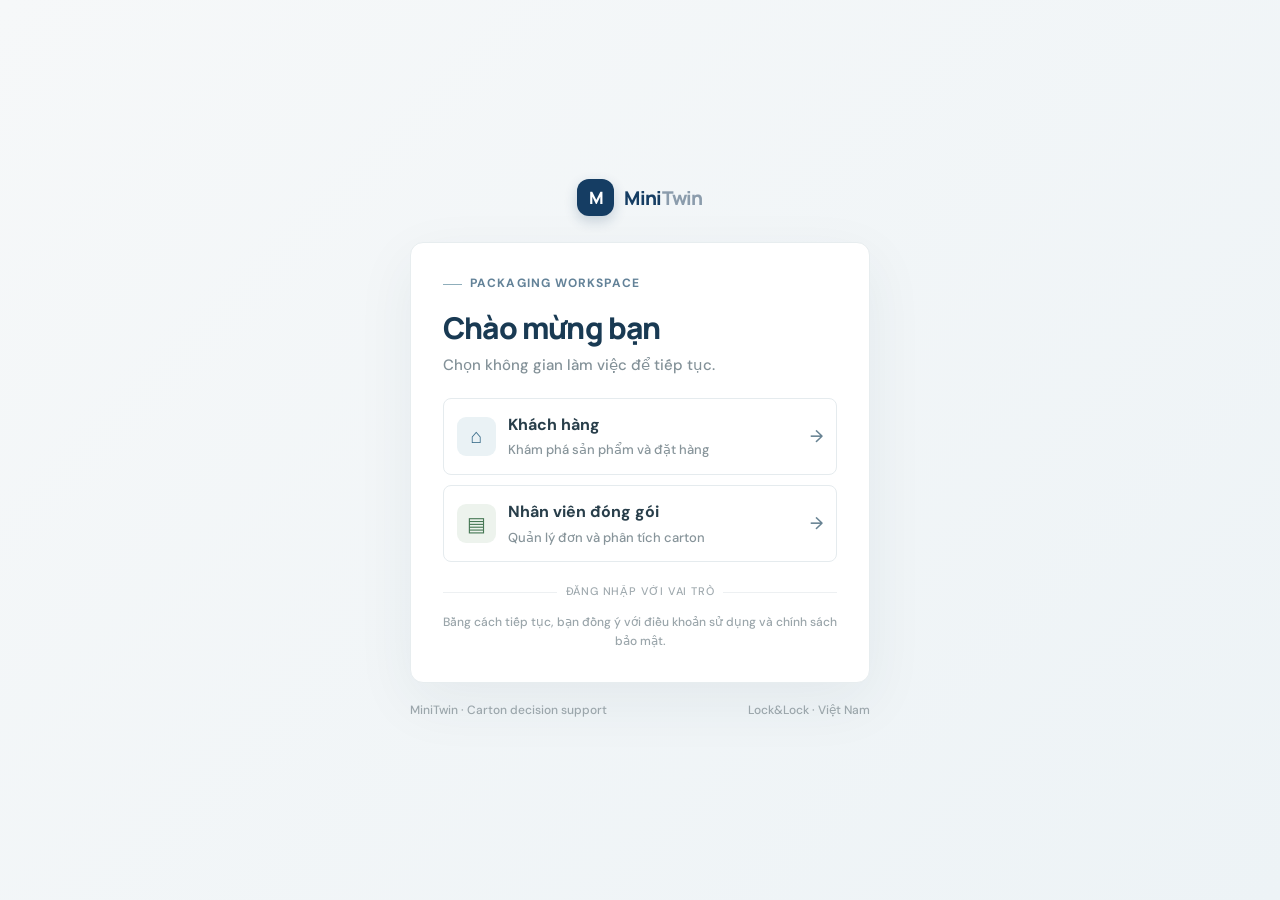
<file: AI_Solution/index.html>
<!doctype html><html lang="vi"><head><meta charset="utf-8"><meta name="viewport" content="width=device-width,initial-scale=1"><meta name="theme-color" content="#153d63"><title>MiniTwin · Đăng nhập</title><link rel="preconnect" href="https://fonts.googleapis.com"><link href="https://fonts.googleapis.com/css2?family=DM+Sans:wght@400;500;600;700&family=Manrope:wght@400;500;600;700;800&display=swap" rel="stylesheet"><link rel="stylesheet" href="css/style.css"><link rel="stylesheet" href="css/accessibility.css"></head><body class="login-page"><main class="login-shell"><a class="brand login-brand" href="index.html"><span class="brand-icon">M</span><span>Mini<span class="brand-light">Twin</span></span></a><section class="login-card"><div class="login-overline"><span class="login-line"></span> PACKAGING WORKSPACE</div><h1>Chào mừng bạn</h1><p class="login-subtitle">Chọn không gian làm việc để tiếp tục.</p><div class="login-choices"><a class="login-choice" href="customer.html"><span class="login-choice-icon customer-choice-icon">⌂</span><span class="login-choice-copy"><b>Khách hàng</b><small>Khám phá sản phẩm và đặt hàng</small></span><span class="login-arrow">→</span></a><a class="login-choice" href="staff.html"><span class="login-choice-icon staff-choice-icon">▤</span><span class="login-choice-copy"><b>Nhân viên đóng gói</b><small>Quản lý đơn và phân tích carton</small></span><span class="login-arrow">→</span></a></div><div class="login-divider"><span></span>ĐĂNG NHẬP VỚI VAI TRÒ<span></span></div><div class="login-terms">Bằng cách tiếp tục, bạn đồng ý với điều khoản sử dụng và chính sách bảo mật.</div></section><footer class="login-footer"><span>MiniTwin · Carton decision support</span><span>Lock&Lock · Việt Nam</span></footer></main></body></html>
</file>
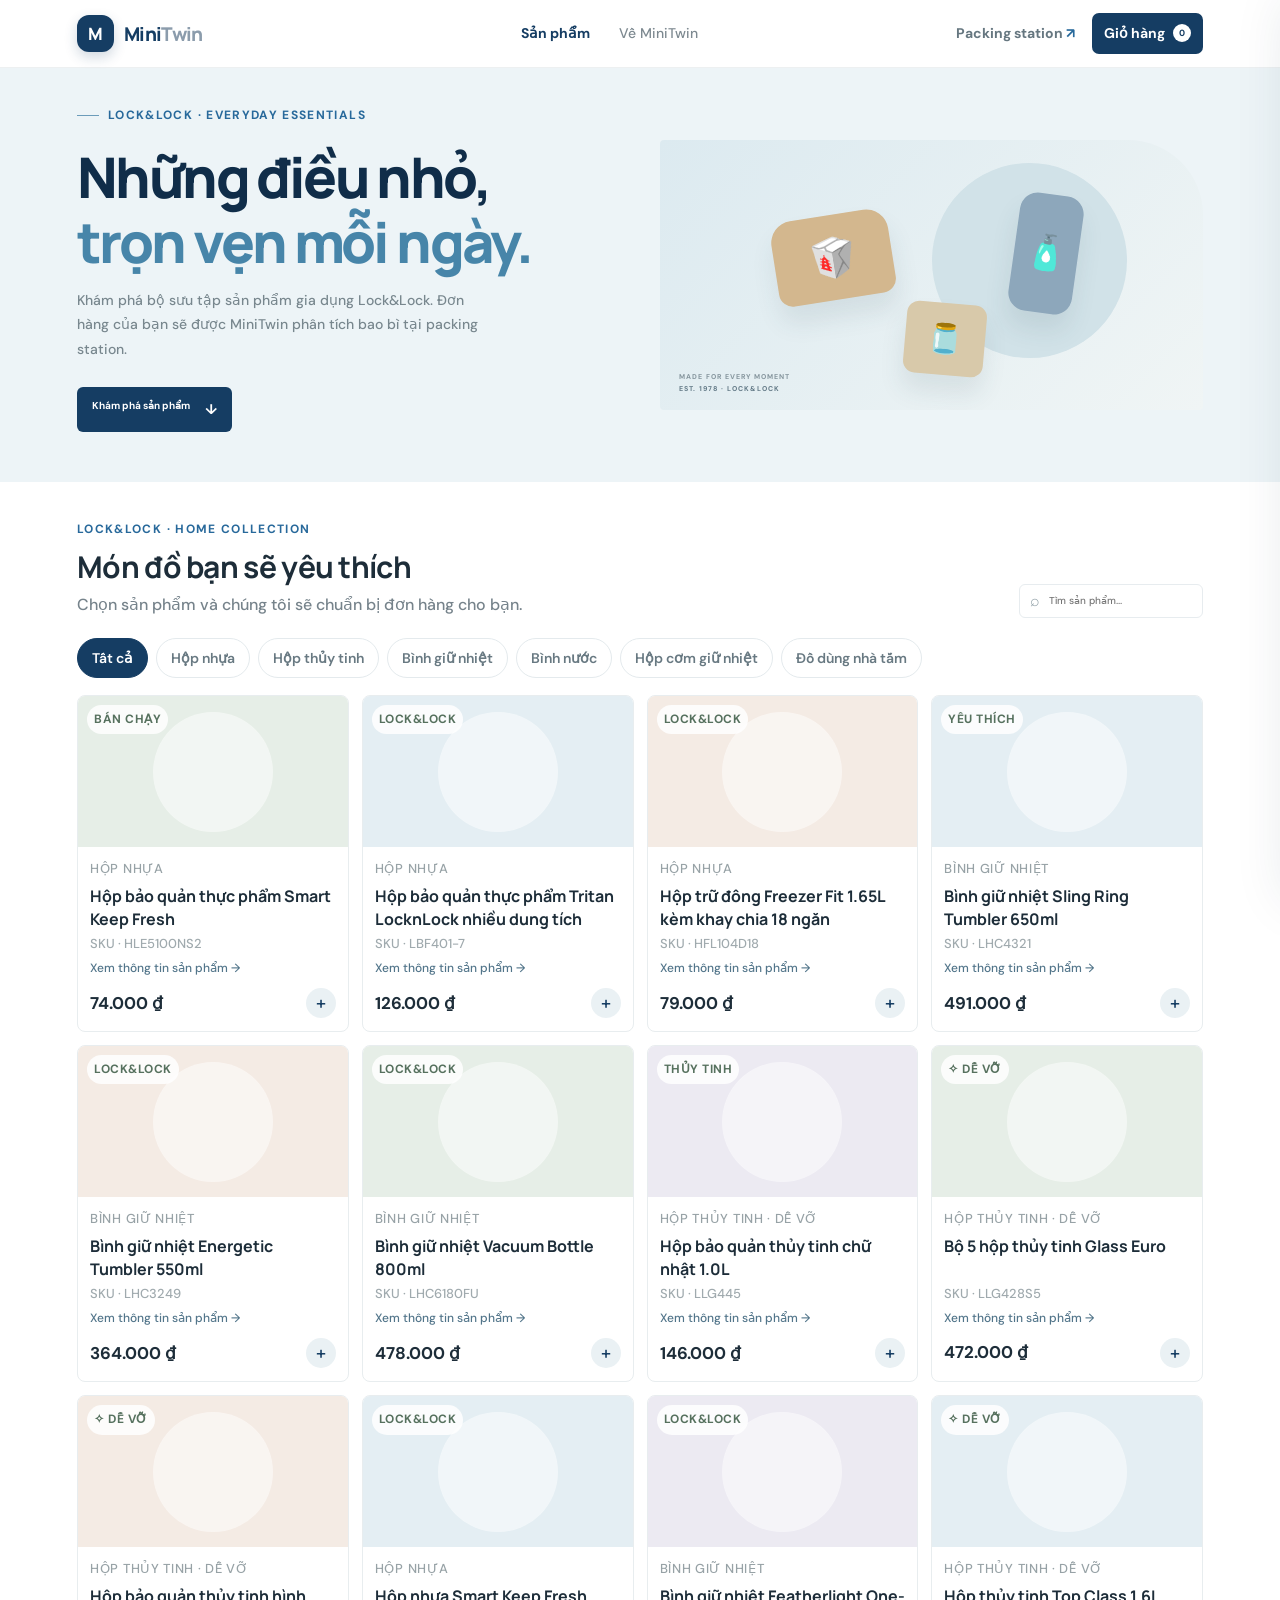
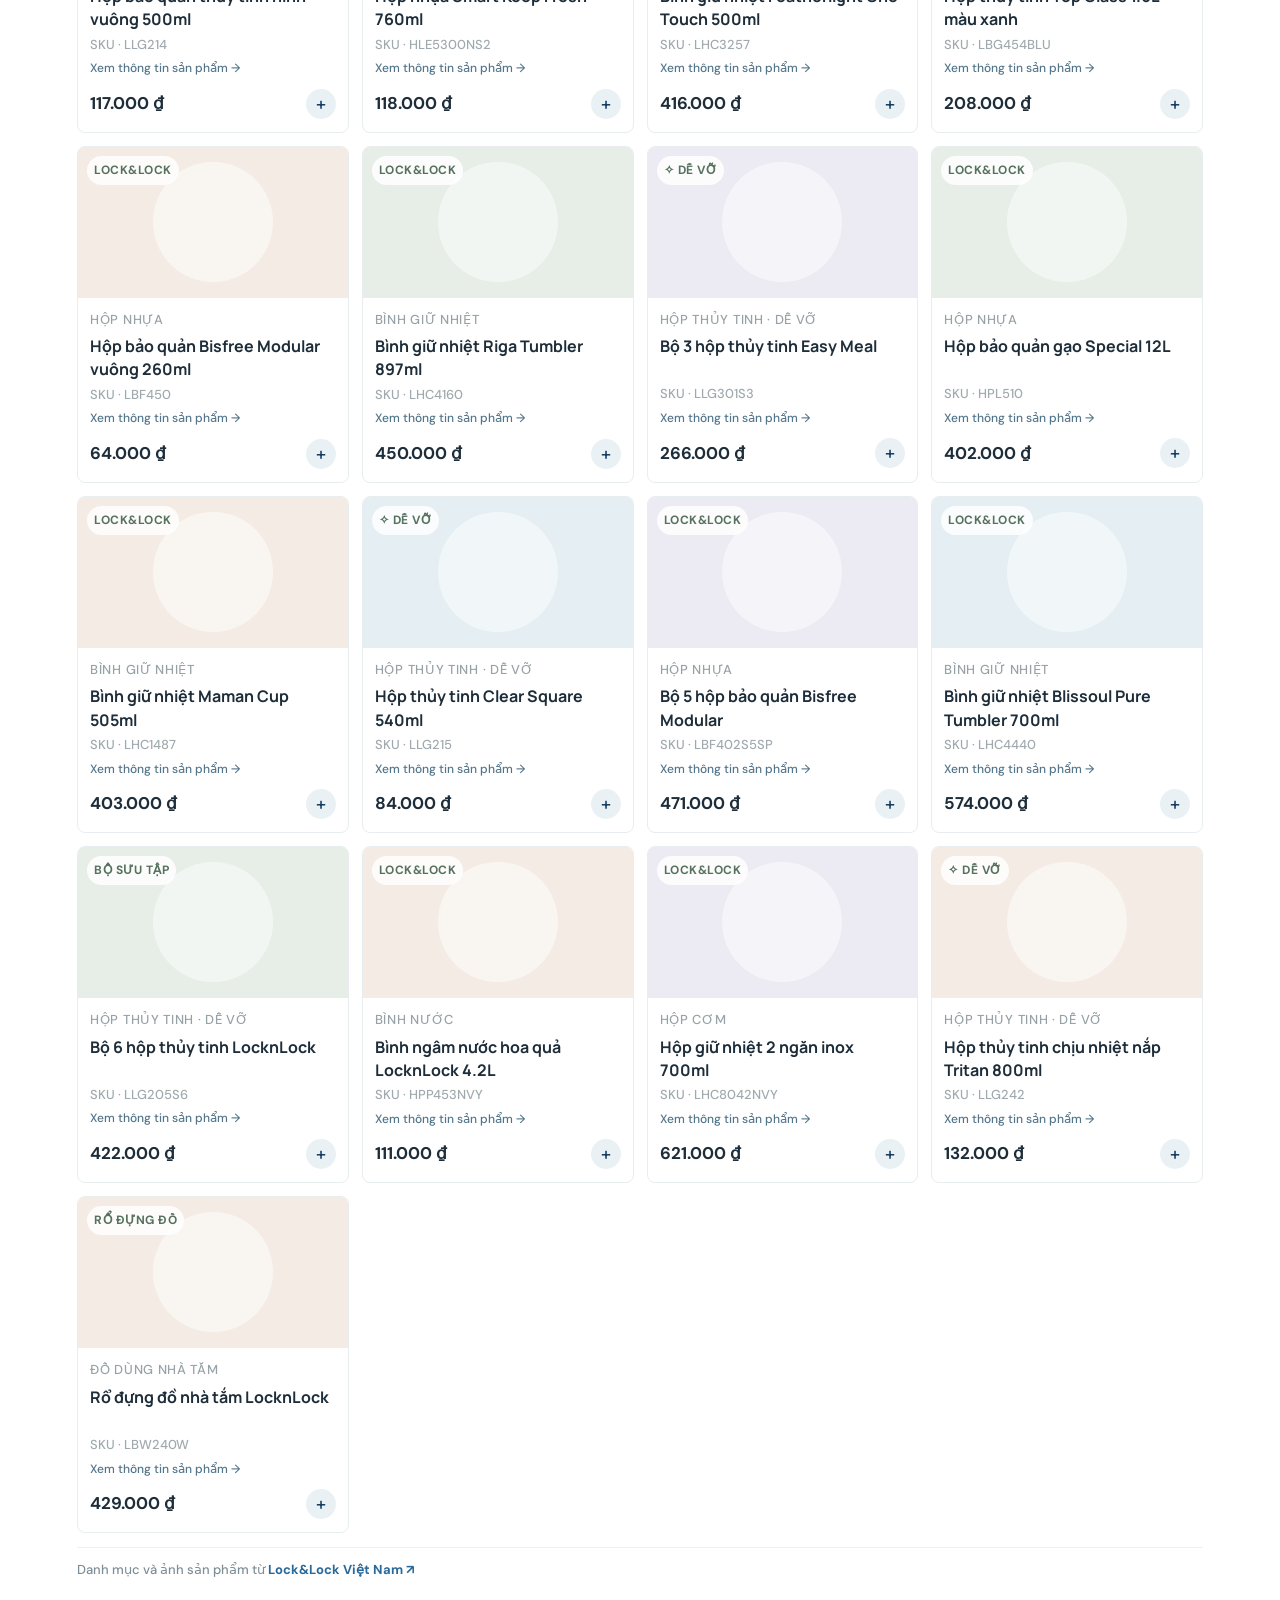
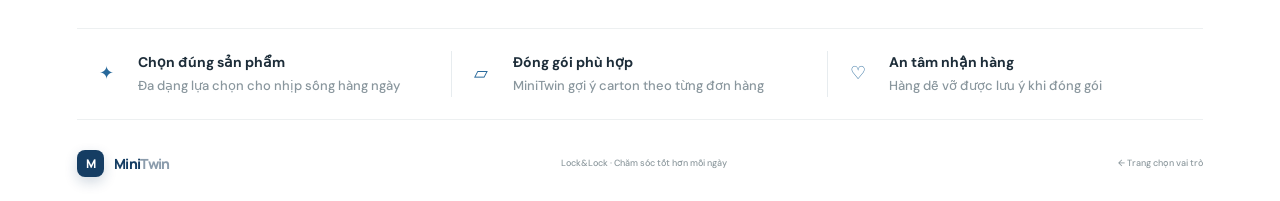
<file: AI_Solution/customer.html>
<!doctype html><html lang="vi"><head><meta charset="utf-8"><meta name="viewport" content="width=device-width,initial-scale=1"><meta name="theme-color" content="#153d63"><title>MiniTwin · Cửa hàng</title><link rel="preconnect" href="https://fonts.googleapis.com"><link href="https://fonts.googleapis.com/css2?family=DM+Sans:wght@400;500;600;700&family=Manrope:wght@400;500;600;700;800&display=swap" rel="stylesheet"><link rel="stylesheet" href="css/style.css"><link rel="stylesheet" href="css/customer.css"><link rel="stylesheet" href="css/accessibility.css"><link rel="stylesheet" href="css/product-detail.css"><script type="module" src="js/customer.js"></script></head><body class="store-page"><header class="store-nav"><div class="store-nav-inner"><a class="brand" href="index.html"><span class="brand-icon">M</span><span>Mini<span class="brand-light">Twin</span></span></a><nav><a class="nav-current" href="#products">Sản phẩm</a><a href="#about">Về MiniTwin</a></nav><div class="nav-actions"><a class="staff-shortcut" href="staff.html">Packing station <span>↗</span></a><button class="cart-trigger" id="cart-trigger">Giỏ hàng <span class="cart-count" id="cart-count">0</span></button></div></div></header><main><section class="store-hero"><div class="store-hero-inner"><div class="store-hero-copy"><div class="eyebrow"><span class="eyebrow-line"></span> LOCK&LOCK · EVERYDAY ESSENTIALS</div><h1>Những điều nhỏ,<br><em>trọn vẹn mỗi ngày.</em></h1><p>Khám phá bộ sưu tập sản phẩm gia dụng Lock&Lock. Đơn hàng của bạn sẽ được MiniTwin phân tích bao bì tại packing station.</p><a class="hero-cta" href="#products">Khám phá sản phẩm <span>↓</span></a></div><div class="store-hero-visual"><div class="visual-sun"></div><div class="visual-shape shape-a">🥡</div><div class="visual-shape shape-b">🧴</div><div class="visual-shape shape-c">🫙</div><div class="visual-caption">MADE FOR EVERY MOMENT<br><b>EST. 1978 · LOCK&LOCK</b></div></div></div></section><section class="product-section" id="products"><div class="product-heading"><div><div class="eyebrow">LOCK&LOCK · HOME COLLECTION</div><h2>Món đồ bạn sẽ yêu thích</h2><p>Chọn sản phẩm và chúng tôi sẽ chuẩn bị đơn hàng cho bạn.</p></div><div class="product-tools"><label class="searchbox"><span>⌕</span><input id="product-search" placeholder="Tìm sản phẩm..."></label></div></div><div class="category-chips" id="category-chips"><button class="category-chip active" data-category="all">Tất cả</button><button class="category-chip" data-category="Hộp nhựa">Hộp nhựa</button><button class="category-chip" data-category="Hộp thủy tinh">Hộp thủy tinh</button><button class="category-chip" data-category="Bình giữ nhiệt">Bình giữ nhiệt</button><button class="category-chip" data-category="Bình nước">Bình nước</button><button class="category-chip" data-category="Hộp cơm">Hộp cơm giữ nhiệt</button><button class="category-chip" data-category="Đồ dùng nhà tắm">Đồ dùng nhà tắm</button></div><div class="product-grid" id="product-grid"><div class="loading-state">Đang tải bộ sưu tập<span class="mini-loader"></span></div></div><div class="catalog-source">Danh mục và ảnh sản phẩm từ <a href="https://www.locknlock.vn/vi-vn/search?cgid=root" target="_blank" rel="noreferrer">Lock&Lock Việt Nam ↗</a></div></section><section class="store-promise" id="about"><div><span class="promise-icon">✦</span><b>Chọn đúng sản phẩm</b><small>Đa dạng lựa chọn cho nhịp sống hàng ngày</small></div><div><span class="promise-icon">▱</span><b>Đóng gói phù hợp</b><small>MiniTwin gợi ý carton theo từng đơn hàng</small></div><div><span class="promise-icon">♡</span><b>An tâm nhận hàng</b><small>Hàng dễ vỡ được lưu ý khi đóng gói</small></div></section></main><footer class="store-footer"><a class="brand" href="index.html"><span class="brand-icon">M</span><span>Mini<span class="brand-light">Twin</span></span></a><span>Lock&Lock · Chăm sóc tốt hơn mỗi ngày</span><a href="index.html">← Trang chọn vai trò</a></footer><div class="drawer-scrim" id="drawer-scrim"></div><aside class="cart-drawer" id="cart-drawer"><div class="drawer-head"><div><div class="eyebrow">YOUR SELECTION</div><h2>Giỏ hàng <span id="drawer-count"></span></h2></div><button class="close-drawer" id="close-drawer" aria-label="Đóng">×</button></div><div class="cart-items" id="cart-items"></div><div class="drawer-bottom"><div class="cart-total"><span>Tạm tính</span><b id="cart-total">0 ₫</b></div><div class="cart-note">Phí vận chuyển sẽ được ước tính sau khi nhân viên phân tích kiện hàng.</div><button id="checkout-button" class="checkout-button">Xác nhận đặt hàng <span>→</span></button><div class="checkout-foot">Đơn hàng sẽ được chuyển đến bộ phận đóng gói MiniTwin.</div></div></aside><div class="toast-host" id="toast-host" aria-live="polite"></div></body></html>
</file>
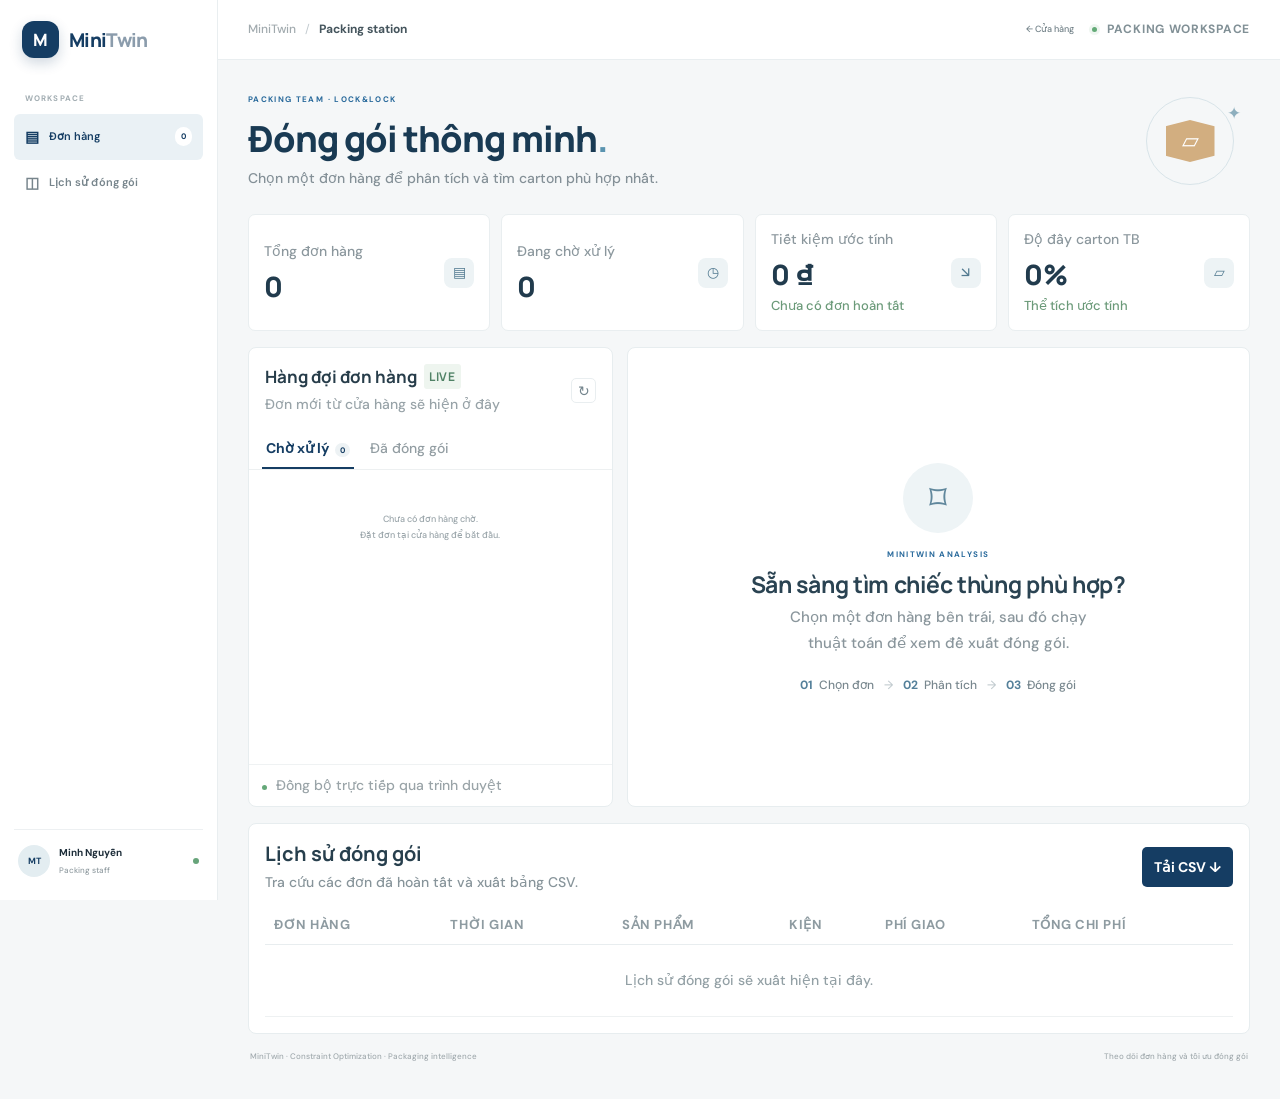
<file: AI_Solution/staff.html>
<!doctype html><html lang="vi"><head><meta charset="utf-8"><meta name="viewport" content="width=device-width,initial-scale=1"><meta name="theme-color" content="#153d63"><title>MiniTwin · Packing station</title><link rel="preconnect" href="https://fonts.googleapis.com"><link href="https://fonts.googleapis.com/css2?family=DM+Sans:wght@400;500;600;700&family=Manrope:wght@400;500;600;700;800&display=swap" rel="stylesheet"><link rel="stylesheet" href="css/style.css"><link rel="stylesheet" href="css/staff.css"><link rel="stylesheet" href="css/accessibility.css"><link rel="stylesheet" href="css/staff-packing-visual.css"><script type="module" src="js/staff.js"></script></head><body class="staff-page"><aside class="staff-sidebar"><a class="brand" href="index.html"><span class="brand-icon">M</span><span>Mini<span class="brand-light">Twin</span></span></a><div class="side-caption">WORKSPACE</div><a class="side-link active" href="#orders"><span>▤</span> Đơn hàng <b class="side-count" id="pending-count">0</b></a><a class="side-link" href="#history"><span>◫</span> Lịch sử đóng gói</a><div class="sidebar-bottom"><div class="sidebar-mark">MT</div><div><b>Minh Nguyễn</b><small>Packing staff</small></div><span class="online-dot"></span></div></aside><main class="staff-main"><header class="staff-topbar"><div class="staff-breadcrumb"><span>MiniTwin</span><b>/</b><strong>Packing station</strong></div><div class="staff-top-actions"><a href="customer.html" class="back-store">← Cửa hàng</a><span class="live-indicator"><i></i> PACKING WORKSPACE</span></div></header><div class="staff-content"><section class="staff-welcome"><div><div class="eyebrow">PACKING TEAM · LOCK&LOCK</div><h1>Đóng gói thông minh<span>.</span></h1><p>Chọn một đơn hàng để phân tích và tìm carton phù hợp nhất.</p></div><div class="welcome-illustration"><div class="welcome-ring"></div><div class="welcome-box">▱</div><div class="welcome-spark">✦</div></div></section><section class="staff-metrics" id="metrics"></section><section class="workbench"><div class="orders-panel"><div class="panel-head"><div><div class="panel-title">Hàng đợi đơn hàng <span class="live-pill">LIVE</span></div><p>Đơn mới từ cửa hàng sẽ hiện ở đây</p></div><button class="refresh-button" id="refresh-orders" title="Làm mới">↻</button></div><div class="order-tabs"><button class="order-tab active" data-filter="waiting">Chờ xử lý <span id="waiting-tab-count">0</span></button><button class="order-tab" data-filter="packed">Đã đóng gói</button></div><div class="order-list" id="order-list"><div class="order-empty">Đang tải danh sách đơn hàng...</div></div><div class="orders-foot"><span class="sync-dot"></span> Đồng bộ trực tiếp qua trình duyệt</div></div><div class="analysis-panel" id="analysis-panel"><div class="analysis-empty"><div class="empty-art"><div class="empty-circle"></div><span>⌑</span></div><div class="eyebrow">MINITWIN ANALYSIS</div><h2>Sẵn sàng tìm chiếc thùng phù hợp?</h2><p>Chọn một đơn hàng bên trái, sau đó chạy thuật toán để xem đề xuất đóng gói.</p><div class="empty-steps"><span><b>01</b> Chọn đơn</span><i>→</i><span><b>02</b> Phân tích</span><i>→</i><span><b>03</b> Đóng gói</span></div></div></div></section><section class="history-panel" id="history"><div class="history-heading"><div><h2>Lịch sử đóng gói</h2><p>Tra cứu các đơn đã hoàn tất và xuất bảng CSV.</p></div><button class="history-export" id="export-history">Tải CSV ↓</button></div><div class="history-table-wrap"><table class="history-table"><thead><tr><th>ĐƠN HÀNG</th><th>THỜI GIAN</th><th>SẢN PHẨM</th><th>KIỆN</th><th>PHÍ GIAO</th><th>TỔNG CHI PHÍ</th></tr></thead><tbody id="history-body"></tbody></table></div></section><footer class="staff-footer"><span>MiniTwin · Constraint Optimization · Packaging intelligence</span><span>Theo dõi đơn hàng và tối ưu đóng gói</span></footer></div></main><div class="toast-host" id="toast-host" aria-live="polite"></div><div id="modal-host"></div></body></html>
</file>
<file: AI_Solution/css/style.css>
:root{--navy:#153d63;--navy-deep:#102d49;--blue:#28699b;--sky:#e8f1f7;--ink:#1d2d39;--muted:#76838b;--line:#e7ecef;--paper:#f6f8f9;--white:#fff;--green:#357653;--gold:#d69b57;--shadow:0 18px 55px #17354b12}*{box-sizing:border-box}html{scroll-behavior:smooth}body{margin:0;color:var(--ink);font:14px 'DM Sans',sans-serif;background:#fff}button,input,select{font:inherit}a{color:inherit;text-decoration:none}.brand{display:inline-flex;align-items:center;gap:10px;font:800 19px Manrope,sans-serif;letter-spacing:-.7px;color:var(--navy)}.brand-icon{width:37px;height:37px;display:grid;place-items:center;border-radius:12px;background:var(--navy);color:#fff;font:800 17px Manrope;box-shadow:0 5px 13px #153d6333}.brand-light{color:#8b9cac}.eyebrow{display:flex;align-items:center;gap:9px;font-size:9px;letter-spacing:1.35px;font-weight:700;color:var(--blue)}.eyebrow-line{height:1px;width:22px;background:#6c9cba}.home{background:#fbfcfc}.home-nav{height:76px;max-width:1200px;margin:auto;display:flex;align-items:center;justify-content:space-between;padding:0 32px}.demo-label{font-size:9px;letter-spacing:.9px;color:#76848c;font-weight:700}.demo-label i,.live-indicator i{display:inline-block;width:6px;height:6px;border-radius:50%;background:#63aa77;margin-right:6px;vertical-align:1px;box-shadow:0 0 0 3px #63aa771a}.home-main{max-width:1200px;margin:auto;padding:0 32px}.hero{min-height:478px;display:grid;grid-template-columns:1.05fr .95fr;align-items:center;position:relative}.hero-copy{padding:18px 0 40px}.hero h1{font:800 clamp(43px,5.2vw,68px)/1.13 Manrope,sans-serif;letter-spacing:-3.1px;margin:24px 0 18px;color:var(--navy-deep)}.hero h1 em,.store-hero h1 em{font-style:normal;color:#4785a9}.hero-copy>p{color:#78868e;line-height:1.8;max-width:430px;font-size:14px}.text-link{display:inline-flex;gap:11px;align-items:center;margin-top:17px;color:var(--navy);font-size:12px;font-weight:700;border-bottom:1px solid #aec4d2;padding:0 0 7px}.text-link span{font-size:17px}.hero-art{height:408px;background:#eaf2f6;border-radius:5px 100px 5px 5px;position:relative;overflow:hidden;display:grid;place-items:center}.hero-art:after{content:'';position:absolute;inset:0;background:radial-gradient(ellipse at 50% 70%,#dbe9ef 0,transparent 48%)}.art-orbit{position:absolute;border:1px solid #c4d9e3;border-radius:50%;z-index:0}.orbit-one{width:340px;height:340px}.orbit-two{width:260px;height:260px}.box-art{z-index:1;position:relative;width:160px;height:150px;transform:translate(-4px,20px);filter:drop-shadow(10px 15px 8px #6d859324)}.box-front{position:absolute;width:129px;height:105px;left:12px;top:38px;background:linear-gradient(145deg,#d6aa72,#c18f53);clip-path:polygon(0 0,100% 0,100% 100%,0 100%);display:grid;place-items:center;color:#fffaf3;text-align:center;font:800 13px Manrope;letter-spacing:2px}.box-top{position:absolute;top:0;left:12px;width:129px;height:43px;background:#e3bd8c;clip-path:polygon(0 100%,26% 0,100% 0,76% 100%)}.box-side{position:absolute;top:38px;right:0;width:29px;height:105px;background:#aa7847;clip-path:polygon(0 0,100% 15%,100% 100%,0 100%)}.box-tape{position:absolute;z-index:2;top:38px;left:73px;height:105px;width:15px;background:#f2dfbeaa}.float-card{z-index:2;position:absolute;background:#fff;border-radius:10px;padding:10px 13px;box-shadow:0 7px 24px #23455a16;display:flex;align-items:center;gap:9px}.float-card b{font-size:10px;display:block}.float-card small{font-size:8px;color:#89949a}.float-left{left:7%;top:27%}.float-right{right:6%;bottom:26%}.float-icon{font-size:17px;color:#498264;background:#e6f2e9;width:28px;height:28px;display:grid;place-items:center;border-radius:8px}.float-dot{width:8px;height:8px;border-radius:50%;background:#55a375;box-shadow:0 0 0 5px #e5f3e9;margin:0 5px}.art-caption{position:absolute;z-index:2;bottom:19px;left:24px;right:24px;display:flex;justify-content:space-between;color:#80949f;font-size:8px;letter-spacing:1px;font-weight:700}.role-section{padding:29px 0 28px;border-top:1px solid #edf0f1}.section-heading{display:flex;justify-content:space-between;align-items:end;margin-bottom:20px}.section-heading h2{font:700 21px Manrope;margin:8px 0 0;letter-spacing:-.5px}.section-note{font-size:11px;color:#89959c}.role-grid{display:grid;grid-template-columns:1fr 1fr;gap:17px}.role-card{min-height:190px;position:relative;overflow:hidden;padding:19px 22px 16px;border-radius:12px;display:flex;flex-direction:column;justify-content:space-between;transition:transform .2s,box-shadow .2s}.role-card:hover{transform:translateY(-3px);box-shadow:var(--shadow)}.customer-card{background:#eff5f7}.staff-card{background:#edf2f4}.role-card-top,.role-card-bottom{display:flex;align-items:center;justify-content:space-between;position:relative;z-index:1}.role-icon{width:31px;height:31px;border-radius:9px;background:#fff;color:var(--navy);display:grid;place-items:center;font-size:17px}.role-step{font-size:8px;letter-spacing:1px;color:#87959b;font-weight:700}.role-card h3{font:700 19px Manrope;margin:0 0 5px;position:relative;z-index:1}.role-card p{margin:0;color:#79868d;font-size:11px;line-height:1.55;max-width:345px;position:relative;z-index:1}.role-card-bottom{font-size:10px;color:var(--navy);font-weight:700}.arrow-circle{width:25px;height:25px;border-radius:50%;display:grid;place-items:center;background:#fff;font-size:14px}.role-decoration{position:absolute;color:#dbe7ec;right:55px;top:35px;font-size:120px;line-height:1}.deco-spark{font-size:115px;right:34px;top:24px;color:#dce7ea}.home-foot{display:flex;justify-content:space-between;color:#a2acb1;font-size:8px;letter-spacing:.6px;padding:19px 0 2px}.loading-state{grid-column:1/-1;padding:60px;text-align:center;color:var(--muted)}.mini-loader{display:inline-block;width:15px;height:15px;border:2px solid #d9e4e9;border-top-color:var(--blue);border-radius:50%;animation:spin .8s linear infinite;vertical-align:middle;margin-left:9px}@keyframes spin{to{transform:rotate(360deg)}}
@media(max-width:760px){.home-nav{padding:0 18px;height:64px}.home-main{padding:0 18px}.hero{grid-template-columns:1fr;min-height:0;padding:44px 0 28px;gap:25px}.hero-copy{padding:0}.hero h1{font-size:45px;letter-spacing:-2.2px;margin:18px 0 12px}.hero-copy>p{font-size:13px}.hero-art{height:300px;border-top-right-radius:75px}.art-orbit.orbit-one{width:260px;height:260px}.art-orbit.orbit-two{width:200px;height:200px}.role-section{padding-top:22px}.section-heading{align-items:start;gap:12px;flex-direction:column}.section-heading h2{font-size:19px}.role-grid{grid-template-columns:1fr;gap:11px}.role-card{min-height:168px}.home-foot{font-size:7px;gap:12px}.demo-label{font-size:8px}}
</file>
<file: AI_Solution/css/accessibility.css>
/* Legibility, catalog photography, parcel previews and packing history */
/* Keep text readable on the shop and packing station, including supporting labels. */
body{font-size:16px;font-weight:500;line-height:1.6}
.login-overline{font-size:12px}.login-card h1{font-size:30px}.login-subtitle{font-size:15px}.login-choice-copy b{font-size:16px}.login-choice-copy small{font-size:13px}.login-divider{font-size:11px}.login-terms{font-size:12px}.login-footer{font-size:12px}
.store-nav nav a,.staff-shortcut,.cart-trigger{font-size:14px}.product-heading h2{font-size:30px}.product-heading p{font-size:16px}.product-copy h3{font-size:16px;line-height:1.45;min-height:46px}.product-category,.product-sku{font-size:13px}.product-price{font-size:17px}.add-button{width:38px;height:38px;font-size:22px}.product-tag{font-size:12px}.category-chip{font-size:14px;padding:10px 16px}.catalog-source{font-size:13px}.store-promise b{font-size:14px}.store-promise small{font-size:13px}.cart-product-copy b{font-size:14px}.cart-product-copy small{font-size:12px}.cart-total,.checkout-button{font-size:15px}.cart-note,.checkout-foot{font-size:12px}
.staff-welcome h1{font-size:36px}.staff-welcome p{font-size:16px}.metric-label{font-size:13px}.metric-value{font-size:26px}.metric-trend{font-size:12px}.panel-title{font-size:16px}.panel-head p{font-size:13px}.order-tab{font-size:13px}.order-id{font-size:14px}.order-desc{font-size:13px}.order-status{font-size:11px}.order-price{font-size:12px}.orders-foot{font-size:12px}
.analysis-empty h2{font-size:22px}.analysis-empty p{font-size:14px}.empty-steps{font-size:12px}.result-heading h2{font-size:22px}.result-heading p{font-size:13px}.recommended-carton h3{font-size:20px}.recommended-carton p{font-size:13px}.block-title,.criteria,.cost-row{font-size:13px}.cost-row.total{font-size:13px}.cost-row.total b{font-size:15px}.result-note{font-size:12px}.compare-title{font-size:12px}.saving-note{font-size:13px}.fragile-alert{font-size:14px}
.package-product b,.package-product strong{font-size:13px}.package-product small{font-size:12px}.ready-heading h2{font-size:22px}.ready-heading p{font-size:13px}.ready-foot{font-size:12px}.history-heading h2{font-size:19px}.history-heading p{font-size:13px}.history-export{font-size:13px}.history-table th{font-size:12px}.history-table td{font-size:13px}.package-plan-title{font-size:13px}.package-plan-items span,.package-plan-meta,.shipment-fee small{font-size:12px}.shipment-fee b{font-size:13px}.shipment-fee>strong{font-size:17px}
.login-page{min-height:100vh;background:linear-gradient(135deg,#f6f8f9,#edf3f6);display:grid;place-items:center;padding:24px}.login-shell{width:min(100%,460px)}.login-brand{display:flex;justify-content:center;margin-bottom:26px}.login-card{background:#fff;border:1px solid #e7edef;border-radius:13px;padding:31px 32px;box-shadow:0 19px 60px #183b5210}.login-overline{display:flex;align-items:center;gap:8px;font-size:9px;font-weight:700;letter-spacing:1.1px;color:#638298}.login-line{width:19px;height:1px;background:#8faebb}.login-card h1{font:800 27px Manrope;color:#193a53;margin:13px 0 5px;letter-spacing:-.8px}.login-subtitle{font-size:13px;color:#839198;margin:0 0 21px}.login-choices{display:grid;gap:10px}.login-choice{display:flex;align-items:center;gap:12px;border:1px solid #e5ebee;border-radius:8px;padding:13px;transition:.16s}.login-choice:hover{border-color:#9fb9c7;background:#f8fbfc;transform:translateY(-1px)}.login-choice-icon{width:39px;height:39px;border-radius:9px;display:grid;place-items:center;font-size:20px}.customer-choice-icon{background:#eaf2f5;color:#356987}.staff-choice-icon{background:#edf3ed;color:#477855}.login-choice-copy{flex:1}.login-choice-copy b{display:block;font-size:13px;color:#283e4a}.login-choice-copy small{display:block;font-size:10px;color:#87949a;margin-top:3px}.login-arrow{color:#688393;font-size:17px}.login-divider{display:flex;align-items:center;gap:9px;margin:21px 0 12px;color:#a0aaaf;font-size:8px;letter-spacing:.8px;white-space:nowrap}.login-divider span{height:1px;background:#edf0f2;flex:1}.login-terms{text-align:center;font-size:9px;color:#9aa5aa;line-height:1.6}.login-footer{display:flex;justify-content:space-between;margin-top:18px;color:#9ba6ab;font-size:9px}
body{font-size:15px;font-weight:500;line-height:1.55}
.eyebrow,.role-step,.art-caption,.visual-caption{font-weight:700}
.demo-label{font-size:10px}
.hero-copy>p,.role-card p,.store-hero-copy>p{font-size:14px;line-height:1.75}
.role-card h3{font-size:20px}.role-card-bottom,.text-link{font-size:12px}.section-note{font-size:12px}.home-foot{font-size:9px}
.store-nav nav a{font-size:12px}.staff-shortcut{font-size:11px}.cart-trigger{font-size:11px}
.product-heading h2{font-size:25px}.product-heading p{font-size:13px}.product-copy h3{font-size:13px;line-height:1.5;min-height:39px}.product-category,.product-sku{font-size:10px}.product-price{font-size:13px}.add-button{width:30px;height:30px;font-size:18px}.product-tag{font-size:9px}.category-chip{font-size:12px;padding:9px 15px}.catalog-source{font-size:10px}
.store-promise b{font-size:11px}.store-promise small{font-size:10px}.cart-product-copy b{font-size:11px}.cart-product-copy small{font-size:10px}.cart-total,.checkout-button{font-size:12px}.cart-note,.checkout-foot{font-size:10px}
.staff-welcome h1{font-size:31px}.staff-welcome p{font-size:13px}.metric-label{font-size:10px}.metric-value{font-size:22px}.metric-trend{font-size:9px}.panel-title{font-size:13px}.panel-head p{font-size:10px}.order-tab{font-size:10px}.order-id{font-size:10px}.order-desc{font-size:10px}.order-status{font-size:8px}.order-price{font-size:9px}.orders-foot{font-size:9px}
.analysis-empty h2{font-size:18px}.analysis-empty p{font-size:11px}.empty-steps{font-size:9px}.result-heading h2{font-size:18px}.result-heading p{font-size:10px}.recommended-carton h3{font-size:17px}.recommended-carton p{font-size:10px}.block-title,.criteria,.cost-row{font-size:10px}.cost-row.total{font-size:10px}.cost-row.total b{font-size:11px}.result-note{font-size:9px}.compare-title{font-size:9px}.saving-note{font-size:9px}.fragile-alert{font-size:10px}
.real-product-image{position:absolute;inset:0;width:100%;height:100%;object-fit:contain;padding:12px;z-index:1;mix-blend-mode:multiply}
.category-chips{display:flex;gap:8px;overflow-x:auto;padding:0 0 17px;scrollbar-width:thin}.category-chip{flex:0 0 auto;border:1px solid #e4eaed;border-radius:24px;background:#fff;color:#687982;padding:8px 14px;font-weight:600;transition:.15s}.category-chip:hover,.category-chip.active{background:#153d63;border-color:#153d63;color:#fff}
.catalog-source{border-top:1px solid #edf0f1;margin-top:14px;padding-top:12px;color:#7e8e96}.catalog-source a{color:#28699b;font-weight:700}
.cart-product-image{width:46px;height:46px;border-radius:6px;background:#edf3f5;position:relative;overflow:hidden;display:grid;place-items:center;color:#668392;flex:0 0 46px}.cart-product-image>span{font-size:19px}.cart-product-image .real-product-image{padding:2px}.cart-line{grid-template-columns:46px 1fr auto 18px}.cart-product-copy{min-width:0}
.order-thumb{position:relative;overflow:hidden}.order-thumb img{position:absolute;width:100%;height:100%;object-fit:contain;inset:0;padding:2px;mix-blend-mode:multiply;background:#edf3f5}.package-products{display:grid;gap:7px;margin:11px 0;padding:10px;border:1px solid #e9eef0;border-radius:6px;background:#fbfcfc}.package-product{display:flex;align-items:center;gap:9px;min-width:0}.package-photo{position:relative;overflow:hidden;width:40px;height:40px;flex:0 0 40px;display:grid;place-items:center;background:#eaf1f4;border-radius:5px;color:#628195}.package-photo>span{font-size:17px}.package-photo img{position:absolute;inset:0;width:100%;height:100%;object-fit:contain;padding:2px;mix-blend-mode:multiply}.package-product>div:nth-child(2){min-width:0;flex:1}.package-product b{display:block;font-size:10px;white-space:nowrap;overflow:hidden;text-overflow:ellipsis}.package-product small{display:block;color:#88969c;font-size:9px;margin-top:3px}.package-product strong{font-size:10px;color:#526a78}
.ready-view{padding:4px 2px}.ready-heading{display:flex;align-items:center;justify-content:space-between}.ready-heading h2{font:800 18px Manrope;margin:5px 0 2px;color:#294659}.ready-heading p{font-size:10px;color:#849198;margin:0}.ready-foot{display:flex;align-items:center;justify-content:space-between;gap:10px;font-size:9px;color:#71818a}.ready-foot .result-button{max-width:235px}
.box-item-gallery{display:flex;gap:5px;margin-top:8px;position:relative;z-index:2}.box-item-photo{position:relative;width:30px;height:30px;border-radius:4px;background:#ffffffd9;overflow:hidden;display:grid;place-items:center;color:#536f7c;font-size:12px}.box-item-photo img{position:absolute;inset:0;width:100%;height:100%;object-fit:contain;padding:2px;mix-blend-mode:multiply}
.history-panel{margin-top:16px;background:#fff;border:1px solid #e7edef;border-radius:8px;padding:16px}.history-heading{display:flex;align-items:center;justify-content:space-between;margin-bottom:12px}.history-heading h2{font:700 15px Manrope;margin:0;color:#273f4d}.history-heading p{font-size:10px;color:#87949a;margin:4px 0 0}.history-export{border:0;border-radius:5px;background:#153d63;color:#fff;padding:9px 12px;font-size:10px;font-weight:700}.history-table-wrap{overflow:auto}.history-table{width:100%;border-collapse:collapse;min-width:620px}.history-table th{text-align:left;font-size:9px;letter-spacing:.55px;color:#8e9ba1;padding:9px;border-bottom:1px solid #e8edef}.history-table td{font-size:10px;color:#53636b;padding:10px 9px;border-bottom:1px solid #eef1f2}.history-table td b{color:#294555}.history-empty{text-align:center!important;color:#93a0a5!important;padding:24px!important}.package-plan-list{display:grid;gap:8px;margin-top:12px}.package-plan-card{border:1px solid #e5ebee;border-radius:6px;padding:10px}.package-plan-title{display:flex;align-items:center;gap:9px;font-size:10px}.package-plan-title b{color:#2e5064}.package-plan-title span{color:#798a93;flex:1}.package-plan-title strong{color:#385e75}.package-plan-items{display:grid;gap:5px;margin:8px 0}.package-plan-items span{display:flex;align-items:center;gap:7px;font-size:9px;color:#61727a}.package-plan-items img{width:26px;height:26px;object-fit:contain;background:#eff4f6;border-radius:4px;mix-blend-mode:multiply}.package-plan-meta{font-size:9px;color:#849198}.shipment-fee{display:flex;justify-content:space-between;align-items:center;margin-top:10px;border:1px solid #dce9e2;background:#f4f9f5;border-radius:6px;padding:10px}.shipment-fee b{font-size:10px;color:#3d6f52}.shipment-fee small{display:block;color:#84968a;font-size:9px;margin-top:3px}.shipment-fee>strong{font-size:14px;color:#317149}
@media(max-width:650px){.product-heading h2{font-size:22px}.staff-welcome h1{font-size:24px}.ready-foot{align-items:stretch;flex-direction:column}.ready-foot .result-button{max-width:none}.package-plan-title{flex-wrap:wrap}.package-plan-title span{flex:initial}.history-panel{padding:12px}}
@media(max-width:520px){.login-card{padding:25px 20px}.login-card h1{font-size:24px}.login-footer{font-size:8px}}
/* Final overrides also raise tiny labels from the original visual theme. */
.login-overline{font-size:12px}.login-card h1{font-size:30px}.login-subtitle{font-size:15px}.login-choice-copy b{font-size:16px}.login-choice-copy small{font-size:13px}.login-divider{font-size:11px}.login-terms{font-size:12px}.login-footer{font-size:12px}
.store-nav nav a,.staff-shortcut,.cart-trigger{font-size:14px}.product-heading h2{font-size:30px}.product-heading p{font-size:16px}.product-copy h3{font-size:16px;line-height:1.45;min-height:46px}.product-category,.product-sku{font-size:13px}.product-price{font-size:17px}.product-tag{font-size:12px}.category-chip{font-size:14px}.catalog-source{font-size:13px}.store-promise b{font-size:14px}.store-promise small{font-size:13px}.cart-product-copy b{font-size:14px}.cart-product-copy small{font-size:12px}.cart-total,.checkout-button{font-size:15px}.cart-note,.checkout-foot{font-size:12px}
.staff-welcome h1{font-size:36px}.staff-welcome p{font-size:16px}.metric-label{font-size:13px}.metric-value{font-size:26px}.metric-trend{font-size:12px}.panel-title{font-size:16px}.panel-head p{font-size:13px}.order-tab{font-size:13px}.order-id{font-size:14px}.order-desc{font-size:13px}.order-status{font-size:11px}.order-price{font-size:12px}.orders-foot{font-size:12px}.analysis-empty h2{font-size:22px}.analysis-empty p{font-size:14px}.empty-steps{font-size:12px}.result-heading h2{font-size:22px}.result-heading p{font-size:13px}.recommended-carton h3{font-size:20px}.recommended-carton p{font-size:13px}.block-title,.criteria,.cost-row{font-size:13px}.cost-row.total{font-size:13px}.cost-row.total b{font-size:15px}.result-note{font-size:12px}.compare-title{font-size:12px}.saving-note{font-size:13px}.fragile-alert{font-size:14px}
.package-product b,.package-product strong{font-size:13px}.package-product small{font-size:12px}.ready-heading h2{font-size:22px}.ready-heading p{font-size:13px}.ready-foot{font-size:12px}.history-heading h2{font-size:19px}.history-heading p{font-size:13px}.history-export{font-size:13px}.history-table th{font-size:12px}.history-table td{font-size:13px}.package-plan-title{font-size:13px}.package-plan-items span,.package-plan-meta,.shipment-fee small{font-size:12px}.shipment-fee b{font-size:13px}.shipment-fee>strong{font-size:17px}

.image-fallback{position:absolute;inset:0;display:grid;place-items:center;color:#668392;font-size:18px;z-index:0}.order-thumb,.package-photo,.box-item-photo,.package-plan-items span{position:relative}.order-thumb img,.package-photo img,.box-item-photo img,.package-plan-items img{z-index:1}.package-plan-items .image-fallback{width:26px;height:26px;font-style:normal;font-size:13px;flex:0 0 26px}.package-plan-items span{min-height:26px}
body{font-size:16px;font-weight:500;line-height:1.6}
.eyebrow,.result-kicker,.carton-label,.result-chip,.fragile-mark,.live-pill,.live-indicator,.staff-breadcrumb{font-size:12px}
.package-plan-items .image-fallback{inset:auto;top:0;left:0}
.package-plan-items span{padding-left:33px}

.has-photo .image-fallback{display:none}

.nesting-alert{margin:9px 0;padding:11px 13px;border:1px solid #d5e7d9;border-radius:7px;background:#f3f8f4;color:#426d4d;font-size:13px;font-weight:600;line-height:1.55}
</file>
<file: AI_Solution/css/customer.css>
.store-page{background:#fff}.store-nav{height:68px;border-bottom:1px solid #edf0f1;background:#fff}.store-nav-inner{height:100%;max-width:1180px;margin:auto;padding:0 27px;display:flex;align-items:center;justify-content:space-between}.store-nav nav{display:flex;gap:29px;margin-left:60px}.store-nav nav a{font-size:11px;color:#7d8990}.store-nav nav a.nav-current{color:var(--navy);font-weight:700}.nav-actions{display:flex;align-items:center;gap:17px}.staff-shortcut{font-size:10px;font-weight:700;color:#667780}.staff-shortcut span{color:var(--blue)}.cart-trigger{border:0;border-radius:7px;background:var(--navy);color:#fff;padding:9px 12px;font-size:10px;font-weight:700;display:flex;align-items:center;gap:8px}.cart-count{width:18px;height:18px;display:grid;place-items:center;background:#fff;color:var(--navy);border-radius:50%;font-size:9px}.store-hero{background:#edf4f7}.store-hero-inner{max-width:1180px;min-height:355px;margin:auto;padding:38px 27px;display:grid;grid-template-columns:1fr .93fr;align-items:center}.store-hero-copy{padding:0 0 12px}.store-hero h1{font:800 clamp(40px,4.5vw,56px)/1.15 Manrope,sans-serif;letter-spacing:-2.6px;color:var(--navy-deep);margin:20px 0 13px}.store-hero-copy>p{max-width:415px;color:#78878e;font-size:12px;line-height:1.8}.hero-cta{display:inline-flex;gap:15px;background:var(--navy);color:white;border-radius:6px;padding:11px 15px;margin-top:12px;font-size:10px;font-weight:700}.hero-cta span{font-size:14px}.store-hero-visual{height:270px;position:relative;overflow:hidden;border-radius:4px 75px 4px 4px;background:linear-gradient(135deg,#dceaf0,#f0f5f5);display:grid;place-items:center}.visual-sun{position:absolute;width:195px;height:195px;border-radius:50%;background:#d1e2e8;right:14%;top:23px}.visual-shape{position:absolute;display:grid;place-items:center;box-shadow:0 17px 25px #344b581a}.shape-a{width:118px;height:85px;left:21%;top:75px;border-radius:22px 22px 14px 14px;background:#d3b78e;font-size:38px;transform:rotate(-9deg)}.shape-b{width:64px;height:119px;right:23%;top:54px;border-radius:18px;background:#8da7bb;font-size:34px;transform:rotate(8deg)}.shape-c{width:80px;height:72px;left:45%;bottom:35px;border-radius:12px;background:#d8c9aa;font-size:29px;transform:rotate(5deg)}.visual-caption{position:absolute;left:19px;bottom:14px;color:#85959d;font-size:7px;letter-spacing:1px;line-height:1.8}.visual-caption b{color:#637a87}.product-section{max-width:1180px;margin:auto;padding:38px 27px 47px}.product-heading{display:flex;align-items:end;justify-content:space-between;margin-bottom:20px}.product-heading h2{font:700 23px Manrope;letter-spacing:-.7px;margin:7px 0 5px}.product-heading p{font-size:11px;color:var(--muted);margin:0}.product-tools{display:flex;gap:8px}.searchbox{display:flex;align-items:center;gap:7px;border:1px solid var(--line);border-radius:6px;padding:0 10px;height:34px;color:#91a0a7}.searchbox input{width:145px;border:0;outline:0;font-size:10px}.product-tools select{border:1px solid var(--line);border-radius:6px;background:#fff;padding:0 10px;font-size:10px;color:#65747c;outline:none}.product-grid{display:grid;grid-template-columns:repeat(4,1fr);gap:13px}.product-card{border:1px solid #e8edef;border-radius:8px;overflow:hidden;background:#fff;transition:.18s;position:relative}.product-card:hover{transform:translateY(-3px);box-shadow:0 13px 34px #233e5014}.product-art{height:151px;display:grid;place-items:center;position:relative;overflow:hidden}.product-art:before{content:'';position:absolute;width:120px;height:120px;border-radius:50%;background:#ffffff80}.product-art.tone-sage{background:#e6eee7}.product-art.tone-blue{background:#e4eef3}.product-art.tone-peach{background:#f4ebe4}.product-art.tone-lavender{background:#eceaf2}.product-glyph{position:relative;z-index:1;width:80px;height:59px;border:3px solid #738d86;border-radius:11px 11px 14px 14px;background:linear-gradient(145deg,#f7fcf8bc,#a7c0b54a);box-shadow:0 13px 20px #263c341c;display:grid;place-items:center;font-size:24px;color:#728780;transform:rotate(-6deg)}.product-glyph.bottle{height:89px;width:43px;border-radius:13px 13px 11px 11px;border-width:3px;transform:rotate(4deg)}.product-glyph.bottle:before{content:'';position:absolute;top:-12px;width:19px;height:12px;border-radius:5px 5px 0 0;background:#849c95}.product-glyph.glass{background:linear-gradient(140deg,#ffffffbb,#b8cbd045);border-color:#91a5a9}.product-tag{position:absolute;z-index:2;left:9px;top:9px;background:#ffffffd9;border-radius:20px;padding:5px 7px;font-size:7px;letter-spacing:.5px;color:#56715e;font-weight:700}.product-copy{padding:12px 12px 13px}.product-category{font-size:8px;text-transform:uppercase;letter-spacing:.7px;color:#97a2a6}.product-copy h3{font:700 11px/1.5 Manrope;margin:5px 0 3px;min-height:34px}.product-sku{font-size:8px;color:#a0aaae}.product-bottom{display:flex;align-items:center;justify-content:space-between;margin-top:10px}.product-price{font-weight:700;font-size:11px}.add-button{width:26px;height:26px;border:0;border-radius:50%;background:#eaf1f4;color:var(--navy);font-size:16px;transition:.15s}.add-button:hover{background:var(--navy);color:white}.store-promise{border-top:1px solid #edf0f1;border-bottom:1px solid #edf0f1;max-width:1126px;margin:0 auto 30px;padding:22px 0;display:grid;grid-template-columns:repeat(3,1fr)}.store-promise>div{display:grid;grid-template-columns:30px 1fr;column-gap:9px;align-items:center;border-right:1px solid var(--line);padding:0 22px}.store-promise>div:last-child{border:0}.promise-icon{grid-row:span 2;color:var(--blue);font-size:18px}.store-promise b{font-size:10px}.store-promise small{font-size:9px;color:#89969d;margin-top:3px}.store-footer{max-width:1126px;margin:0 auto;padding:0 0 24px;display:flex;align-items:center;justify-content:space-between}.store-footer .brand{font-size:14px}.store-footer .brand-icon{width:27px;height:27px;font-size:12px;border-radius:8px}.store-footer>span,.store-footer>a:last-child{font-size:9px;color:#8d999e}.drawer-scrim{position:fixed;inset:0;z-index:10;background:#142b3b70;opacity:0;pointer-events:none;transition:.25s}.drawer-scrim.open{opacity:1;pointer-events:auto}.cart-drawer{position:fixed;z-index:11;top:0;right:0;bottom:0;width:min(410px,100%);background:white;box-shadow:-15px 0 50px #132e401a;transform:translateX(105%);transition:.28s;display:flex;flex-direction:column;padding:24px}.cart-drawer.open{transform:none}.drawer-head{display:flex;align-items:center;justify-content:space-between;padding-bottom:17px;border-bottom:1px solid var(--line)}.drawer-head .eyebrow{font-size:8px}.drawer-head h2{font:700 19px Manrope;margin:5px 0 0}.drawer-head h2 span{color:#96a2a8;font-size:12px}.close-drawer{border:0;background:#f1f4f5;width:31px;height:31px;border-radius:50%;font-size:19px;color:#687880}.cart-items{flex:1;overflow:auto}.cart-empty{text-align:center;padding:55px 15px;color:#8c999f;font-size:11px;line-height:1.7}.cart-empty span{display:block;color:#a8c0ca;font-size:33px;margin-bottom:10px}.cart-line{display:grid;grid-template-columns:1fr auto auto;gap:11px;align-items:center;padding:13px 0;border-bottom:1px solid #eff2f3}.cart-line b{font-size:10px}.cart-line small{display:block;color:#97a2a7;font-size:8px;margin-top:4px}.qty-control{display:flex;align-items:center;gap:7px}.qty-control button{border:1px solid var(--line);background:#fff;border-radius:5px;width:23px;height:23px;color:#51636c}.qty-control span{font-size:10px;min-width:12px;text-align:center}.remove-line{border:0;background:none;color:#9aa4a9;font-size:15px}.drawer-bottom{border-top:1px solid var(--line);padding-top:16px}.cart-total{display:flex;justify-content:space-between;font-size:11px}.cart-note,.checkout-foot{font-size:9px;color:#929da2;line-height:1.6;margin-top:10px}.checkout-button{width:100%;display:flex;align-items:center;justify-content:space-between;border:0;background:var(--navy);color:white;border-radius:6px;padding:12px 14px;margin-top:14px;font-size:11px;font-weight:700}.checkout-button:disabled{opacity:.45;cursor:not-allowed}.checkout-button span{font-size:16px}.checkout-foot{text-align:center;font-size:8px}.toast-host{position:fixed;z-index:30;right:20px;bottom:20px;display:grid;gap:8px}.toast{padding:12px 16px;background:#153d63;color:#fff;border-radius:7px;box-shadow:var(--shadow);font-size:11px;animation:toast-in .2s ease}.toast.error{background:#a14639}@keyframes toast-in{from{opacity:0;transform:translateY(7px)}to{opacity:1;transform:none}}.no-products{grid-column:1/-1;padding:55px;text-align:center;color:#8e9aa0;font-size:11px}
@media(max-width:850px){.product-grid{grid-template-columns:repeat(3,1fr)}.store-promise{margin-left:22px;margin-right:22px}.store-footer{margin:0 22px}}@media(max-width:650px){.store-nav-inner{padding:0 15px}.store-nav nav{display:none}.staff-shortcut{display:none}.store-hero-inner{grid-template-columns:1fr;padding:32px 18px;gap:20px}.store-hero h1{font-size:43px}.store-hero-visual{height:205px}.product-section{padding:30px 15px}.product-heading{align-items:start;flex-direction:column;gap:15px}.product-tools{width:100%}.searchbox{flex:1}.searchbox input{width:100%}.product-tools select{max-width:140px}.product-grid{grid-template-columns:repeat(2,1fr);gap:9px}.product-art{height:125px}.product-copy{padding:10px}.product-copy h3{font-size:10px}.store-promise{grid-template-columns:1fr;gap:15px;padding:19px 0}.store-promise>div{border:0;padding:0 12px}.store-footer{flex-wrap:wrap;gap:12px}.store-footer>span{order:3;width:100%}}
</file>
<file: AI_Solution/css/product-detail.css>
.product-detail-shell{width:min(1120px,calc(100% - 48px));margin:28px auto 60px;min-height:65vh}.detail-back{display:inline-flex;margin:4px 0 22px;color:#557384;font-weight:700;font-size:14px}.detail-layout{display:grid;grid-template-columns:minmax(0,1fr) minmax(0,.92fr);gap:54px;align-items:start}.detail-visual{min-height:480px;position:relative;overflow:hidden;border-radius:18px;display:grid;place-items:center;background:#e5eef1}.detail-visual:before{content:'';position:absolute;width:68%;aspect-ratio:1;border-radius:50%;background:#ffffff80}.detail-visual.tone-sage{background:#e6eee7}.detail-visual.tone-blue{background:#e4eef3}.detail-visual.tone-peach{background:#f4ebe4}.detail-visual.tone-lavender{background:#eceaf2}.detail-image{position:absolute;inset:0;width:100%;height:100%;padding:36px;object-fit:contain;mix-blend-mode:multiply;z-index:2}.detail-photo-tag{position:absolute;left:20px;top:20px;z-index:3;background:#ffffffdc;color:#466578;border-radius:22px;padding:8px 13px;font-weight:700;font-size:13px}.detail-fallback{position:relative;z-index:1;display:grid;place-items:center;gap:15px;color:#64808e}.detail-fallback span{width:190px;height:130px;border:5px solid #819a99;border-radius:24px;background:#ffffff60;display:grid;place-items:center;font-size:44px;box-shadow:0 18px 35px #314b571c}.detail-fallback small{font-size:13px}.detail-visual.has-photo .detail-fallback{display:none}.detail-copy{padding:11px 0}.detail-copy>.eyebrow{display:block}.detail-copy h1{font:800 clamp(29px,3.5vw,43px)/1.2 Manrope,sans-serif;letter-spacing:-1.2px;color:#173e5a;margin:15px 0 10px}.detail-price{font:800 25px Manrope;color:#27658b;margin:0 0 18px}.detail-description{font-size:16px;line-height:1.8;color:#667983;margin:0 0 23px}.detail-spec-grid{display:grid;grid-template-columns:1fr 1fr;border-top:1px solid #e5ebee;border-left:1px solid #e5ebee}.detail-spec{min-height:81px;padding:13px 15px;border-right:1px solid #e5ebee;border-bottom:1px solid #e5ebee;display:flex;flex-direction:column;justify-content:center;gap:5px}.detail-spec span{font-size:13px;color:#81919a}.detail-spec b{font-size:15px;color:#314e5f}.nest-info{display:flex;gap:13px;margin-top:20px;border:1px solid #cfe1d4;border-radius:11px;background:#f3f8f4;padding:15px}.nest-info-icon{flex:0 0 36px;height:36px;border-radius:50%;display:grid;place-items:center;background:#deeee2;color:#4c805b;font-size:23px}.nest-info b{font-size:16px;color:#396b47}.nest-info p{font-weight:700;font-size:15px;margin:4px 0;color:#375d47}.nest-info small{font-size:13px;line-height:1.6;color:#72877a}.detail-pack-note,.measurement-note{font-size:13px;line-height:1.65;color:#6f8089;margin:17px 0 0}.measurement-note{padding:11px 13px;border-left:3px solid #c9d6dc;background:#f6f8f9}.detail-actions{display:flex;align-items:center;gap:16px;margin-top:24px}.detail-actions .checkout-button{max-width:270px;margin:0}.official-product-link{font-weight:700;font-size:13px;color:#28699b}.detail-loading,.detail-error{padding:90px 20px;text-align:center;color:#71828b;font-size:16px}.detail-error h1{font:700 27px Manrope;color:#234c66}
.product-detail-link{display:block;color:inherit}.product-card[role=link]{cursor:pointer}.product-card[role=link]:focus-visible{outline:3px solid #7fa9bf;outline-offset:3px}.product-detail-hint{font-size:12px;color:#52758a;margin-top:4px}.product-art.has-photo .product-glyph{display:none}.product-art.has-photo .real-product-image{z-index:1}.cart-product-image.has-photo .image-fallback{display:none}.cart-product-image img{z-index:1}
@media(max-width:760px){.product-detail-shell{width:min(100% - 30px,560px);margin-top:18px}.detail-layout{grid-template-columns:1fr;gap:24px}.detail-visual{min-height:350px}.detail-copy h1{font-size:30px}.detail-actions{align-items:stretch;flex-direction:column}.detail-actions .checkout-button{max-width:none}.official-product-link{text-align:center}}
</file>
<file: AI_Solution/css/staff.css>
.staff-page{background:#f5f7f8;min-height:100vh}.staff-sidebar{position:fixed;inset:0 auto 0 0;width:218px;background:#fff;border-right:1px solid #e9eef0;padding:21px 14px;display:flex;flex-direction:column;z-index:2}.staff-sidebar .brand{padding:0 8px 34px}.side-caption{font-size:8px;letter-spacing:1.1px;color:#a2adb2;font-weight:700;padding:0 11px 9px}.side-link{display:flex;align-items:center;gap:10px;color:#77858c;padding:11px;border-radius:6px;font-size:11px;font-weight:600}.side-link.active{color:var(--navy);background:#eaf1f5}.side-link>span{font-size:15px}.side-count{margin-left:auto;background:#fff;border-radius:20px;padding:3px 6px;font-size:8px;color:var(--navy)}.sidebar-bottom{margin-top:auto;border-top:1px solid #edf0f2;padding:15px 4px 2px;display:flex;align-items:center;gap:9px;position:relative}.sidebar-mark{width:32px;height:32px;border-radius:50%;display:grid;place-items:center;background:#e3edf1;color:var(--navy);font-size:9px;font-weight:700}.sidebar-bottom b{display:block;font-size:10px}.sidebar-bottom small{display:block;font-size:8px;color:#929da2;margin-top:3px}.online-dot{margin-left:auto;width:6px;height:6px;background:#67a47a;border-radius:50%}.staff-main{margin-left:218px;min-height:100vh}.staff-topbar{height:60px;background:#fff;border-bottom:1px solid #e9eef0;padding:0 30px;display:flex;align-items:center;justify-content:space-between}.staff-breadcrumb{display:flex;align-items:center;gap:9px;font-size:10px}.staff-breadcrumb span{color:#a1aaae}.staff-breadcrumb b{color:#c2cacf;font-weight:400}.staff-breadcrumb strong{color:#45555d}.staff-top-actions{display:flex;align-items:center;gap:18px}.back-store{font-size:9px;color:#718087}.live-indicator{font-size:8px;font-weight:700;letter-spacing:.7px;color:#819096}.live-indicator i{width:5px;height:5px}.staff-content{max-width:1350px;padding:25px 30px 20px;margin:auto}.staff-welcome{display:flex;justify-content:space-between;align-items:center;min-height:112px;margin-bottom:17px}.staff-welcome .eyebrow{font-size:8px}.staff-welcome h1{font:800 29px Manrope;letter-spacing:-1px;margin:8px 0 5px;color:#193a53}.staff-welcome h1 span{color:#5a94b0}.staff-welcome p{font-size:11px;color:#849097;margin:0}.welcome-illustration{width:120px;height:100px;position:relative;display:grid;place-items:center}.welcome-ring{position:absolute;width:88px;height:88px;border:1px solid #d8e4e9;border-radius:50%}.welcome-box{z-index:1;width:49px;height:42px;background:#d2ae80;clip-path:polygon(0 15%,50% 0,100% 15%,100% 85%,50% 100%,0 85%);display:grid;place-items:center;color:white;font-size:22px}.welcome-spark{position:absolute;right:9px;top:9px;color:#8eafbe;font-size:17px}.staff-metrics{display:grid;grid-template-columns:repeat(4,1fr);gap:11px;margin-bottom:16px}.metric-card{background:#fff;border:1px solid #e9eef0;border-radius:7px;padding:13px 15px;display:flex;justify-content:space-between;align-items:center}.metric-label{color:#8b979d;font-size:9px}.metric-value{font:800 20px Manrope;color:#213b4d;margin-top:5px}.metric-icon{width:30px;height:30px;border-radius:8px;background:#edf3f5;color:#527a90;display:grid;place-items:center;font-size:14px}.metric-trend{font-size:8px;color:#6b9a79;margin-top:3px}.workbench{display:grid;grid-template-columns:minmax(260px,.76fr) minmax(390px,1.3fr);gap:14px;align-items:stretch}.orders-panel,.analysis-panel{background:#fff;border:1px solid #e7edef;border-radius:8px;min-height:460px}.orders-panel{display:flex;flex-direction:column}.panel-head{padding:16px 16px 13px;display:flex;justify-content:space-between;align-items:center}.panel-title{font:700 12px Manrope;color:#273d4a;display:flex;align-items:center;gap:7px}.live-pill{font:700 7px;letter-spacing:.7px;color:#508266;background:#eef5ef;padding:4px 5px;border-radius:3px}.panel-head p{font-size:8px;color:#98a3a8;margin:5px 0 0}.refresh-button{border:1px solid #e9eef0;background:#fff;width:25px;height:25px;border-radius:5px;color:#74858d;font-size:14px}.refresh-button:hover{color:var(--navy);background:#f4f7f8}.order-tabs{display:flex;border-bottom:1px solid #edf0f1;padding:0 13px;gap:12px}.order-tab{background:none;border:0;border-bottom:2px solid transparent;padding:8px 4px;color:#929da2;font-size:9px}.order-tab.active{color:var(--navy);font-weight:700;border-color:var(--navy)}.order-tab span{background:#edf2f4;border-radius:9px;padding:2px 5px;margin-left:3px;font-size:8px}.order-list{padding:7px;overflow-y:auto;max-height:370px}.order-item{width:100%;border:1px solid transparent;background:#fff;border-radius:6px;text-align:left;padding:10px;display:flex;gap:9px;align-items:center;cursor:pointer;transition:.14s}.order-item:hover{background:#f7fafb}.order-item.selected{background:#eef4f7;border-color:#dce8ed}.order-thumb{width:33px;height:33px;border-radius:6px;background:#e8eff2;color:#638498;display:grid;place-items:center;font-size:15px;flex:0 0 33px}.order-copy{min-width:0}.order-id{font-size:9px;font-weight:700;color:#334b59}.order-desc{font-size:8px;color:#919da2;margin-top:4px;white-space:nowrap;text-overflow:ellipsis;overflow:hidden;max-width:200px}.order-meta{display:flex;align-items:center;gap:5px;margin-top:5px}.order-status{font-size:7px;border-radius:10px;padding:3px 6px;background:#fff4e5;color:#a17739;font-weight:700}.order-status.packed{background:#eaf4ec;color:#5c8b68}.fragile-mark{font-size:7px;color:#a75b4d}.order-price{margin-left:auto;font-size:8px;font-weight:700;color:#52636b;white-space:nowrap}.orders-foot{border-top:1px solid #eff2f3;margin-top:auto;padding:10px 13px;font-size:8px;color:#9aa4a8}.sync-dot{display:inline-block;width:5px;height:5px;border-radius:50%;background:#65a879;margin-right:5px}.order-empty{text-align:center;padding:35px 13px;color:#9aa5aa;font-size:9px;line-height:1.7}.analysis-panel{padding:18px;position:relative;overflow:hidden}.analysis-empty{height:100%;min-height:420px;display:flex;flex-direction:column;align-items:center;justify-content:center;text-align:center}.empty-art{position:relative;width:91px;height:79px;display:grid;place-items:center;margin-bottom:10px}.empty-circle{position:absolute;width:70px;height:70px;border-radius:50%;background:#eef4f6}.empty-art span{position:relative;color:#60879c;font-size:35px}.analysis-empty .eyebrow{font-size:8px;justify-content:center}.analysis-empty h2{font:700 16px Manrope;letter-spacing:-.3px;margin:8px 0 5px;color:#2a4352}.analysis-empty p{font-size:9px;line-height:1.7;color:#8a969c;max-width:310px;margin:0 auto}.empty-steps{display:flex;gap:10px;align-items:center;margin-top:20px;color:#78878e;font-size:8px}.empty-steps b{color:#54809a;margin-right:3px}.empty-steps i{font-style:normal;color:#c3ccd0}.analysis-loading{height:100%;min-height:420px;display:flex;flex-direction:column;align-items:center;justify-content:center;text-align:center}.loader-ring{width:40px;height:40px;border:3px solid #e5edf1;border-top-color:#39759c;border-radius:50%;animation:spin .8s linear infinite;margin-bottom:16px}.analysis-loading b{font:700 13px Manrope;color:#2c4656}.analysis-loading p{font-size:9px;color:#8c999f;margin-top:7px}.loading-progress{width:170px;height:3px;background:#edf1f3;border-radius:2px;margin-top:15px;overflow:hidden}.loading-progress span{display:block;height:100%;width:35%;background:#5488a5;border-radius:2px;animation:progress 1.4s ease-in-out infinite alternate}@keyframes progress{to{width:100%}}.recommendation{animation:appear .3s ease}@keyframes appear{from{opacity:0;transform:translateY(6px)}to{opacity:1;transform:none}}.result-heading{display:flex;justify-content:space-between;align-items:start;margin-bottom:12px}.result-kicker{font-size:8px;color:#598199;font-weight:700;letter-spacing:1px}.result-heading h2{font:800 16px Manrope;color:#203d50;margin:5px 0 3px}.result-heading p{font-size:8px;color:#919da2;margin:0}.result-chip{background:#eaf4ed;color:#4f8b62;border-radius:10px;padding:5px 8px;font-size:7px;font-weight:700}.recommended-carton{border-radius:7px;background:linear-gradient(110deg,#173f5c,#2d6e8e);color:white;padding:13px 15px;display:flex;align-items:center;justify-content:space-between;position:relative;overflow:hidden}.recommended-carton:after{content:'';position:absolute;width:120px;height:120px;border:1px solid #ffffff26;border-radius:50%;right:-7px;top:-40px}.carton-label{font-size:7px;letter-spacing:.9px;opacity:.7}.recommended-carton h3{font:800 15px Manrope;margin:4px 0}.recommended-carton p{margin:0;font-size:8px;opacity:.72}.carton-drawing{width:47px;height:37px;background:#d5ae79;clip-path:polygon(0 14%,50% 0,100% 14%,100% 82%,50% 100%,0 82%);display:grid;place-items:center;font-size:17px;color:#fff8ee;z-index:1}.result-columns{display:grid;grid-template-columns:1fr 1fr;gap:10px;margin-top:12px}.result-block{border:1px solid #e9eef0;border-radius:6px;padding:10px}.block-title{font-size:8px;font-weight:700;color:#425762;margin-bottom:8px}.criteria-list{display:grid;gap:7px}.criteria{display:flex;gap:6px;align-items:start;font-size:8px;line-height:1.45;color:#6f7f87}.criteria i{font-style:normal;color:#54946a;font-size:10px}.cost-list{display:grid;gap:6px}.cost-row{display:flex;justify-content:space-between;font-size:8px;color:#7e8b91}.cost-row b{color:#52636a}.cost-row.total{border-top:1px solid #edf0f1;padding-top:7px;margin-top:1px;font-size:9px;font-weight:700;color:#3d4e56}.cost-row.total b{font-size:10px;color:#1e435d}.fragile-alert{background:#fff7ed;color:#946d37;border:1px solid #f1e5d5;border-radius:5px;padding:8px 10px;margin-top:9px;font-size:8px;line-height:1.5}.cost-compare{margin-top:11px;border:1px solid #e9eef0;border-radius:6px;padding:10px}.compare-title{font-size:8px;font-weight:700;color:#4c5f68;margin-bottom:8px}.compare-bars{display:grid;gap:7px}.compare-line{display:grid;grid-template-columns:105px 1fr 62px;align-items:center;gap:7px;font-size:7px;color:#89969c}.compare-line b{text-align:right;color:#596a72;font-size:8px}.compare-track{height:6px;border-radius:5px;background:#edf1f2;overflow:hidden}.compare-fill{height:100%;background:#aab8bf;border-radius:5px}.compare-fill.optimized{background:#4b8b68}.saving-note{margin-top:8px;padding:7px 8px;background:#eef6f0;border-radius:4px;color:#4d855e;font-size:8px;font-weight:700}.result-actions{display:flex;gap:8px;margin-top:11px}.result-button{flex:1;border:1px solid #dce5e9;border-radius:5px;background:#fff;padding:9px 8px;color:#4e6470;font-size:8px;font-weight:700}.result-button.primary{background:var(--navy);border-color:var(--navy);color:#fff}.result-button:hover{filter:brightness(.97)}.result-note{font-size:7px;color:#a0aaae;margin-top:8px;line-height:1.5}.no-feasible{margin:18px auto;max-width:380px;text-align:center;padding:20px}.no-feasible>span{font-size:26px;color:#bc8d52}.no-feasible h3{font:700 14px Manrope;color:#40525d}.no-feasible p{font-size:9px;line-height:1.7;color:#8a969b}.rejected-list{text-align:left;background:#f7f9fa;border-radius:5px;padding:10px;margin-top:10px}.rejected-row{display:flex;justify-content:space-between;font-size:8px;padding:5px 0;color:#6f7d83}.rejected-row b{color:#a27b45}.split-result{display:grid;gap:6px;margin:13px 0}.split-result div{background:#f1f6f8;border:1px solid #e4edf0;padding:8px;border-radius:5px;font-size:8px;text-align:left}.split-result b{color:#315c75}.staff-footer{display:flex;justify-content:space-between;padding:16px 2px;color:#a1aaae;font-size:8px}.toast-host{position:fixed;z-index:30;right:18px;bottom:18px;display:grid;gap:8px}.toast{padding:11px 15px;background:#173f5c;color:white;border-radius:6px;box-shadow:var(--shadow);font-size:10px;animation:appear .2s ease}.toast.error{background:#a14639}.modal-backdrop{position:fixed;z-index:20;inset:0;background:#102d4988;display:grid;place-items:center;padding:16px}.override-modal{background:#fff;border-radius:9px;width:min(410px,100%);padding:20px;box-shadow:0 20px 60px #122e4240}.override-modal h2{font:700 16px Manrope;margin:0 0 5px}.override-modal p{color:#849198;font-size:9px;line-height:1.7;margin:0 0 15px}.override-modal label{display:block;font-size:9px;font-weight:700;color:#64737a;margin:11px 0 5px}.override-modal select,.override-modal input{width:100%;padding:9px;border:1px solid #dfe6e9;border-radius:5px;font-size:10px;outline:none}.modal-actions{display:flex;justify-content:end;gap:7px;margin-top:15px}.modal-actions button{border:1px solid #e2e8ea;background:#fff;border-radius:5px;padding:8px 11px;font-size:9px;font-weight:700;color:#64747b}.modal-actions button.primary{background:var(--navy);border-color:var(--navy);color:#fff}
@media(max-width:1000px){.staff-sidebar{width:190px}.staff-main{margin-left:190px}.staff-content{padding:22px 19px}.workbench{grid-template-columns:minmax(235px,.78fr) minmax(350px,1.2fr)}.result-columns{grid-template-columns:1fr}.orders-panel,.analysis-panel{min-height:480px}}@media(max-width:760px){.staff-sidebar{position:sticky;inset:0 0 auto;width:auto;height:53px;padding:7px 14px;flex-direction:row;align-items:center;border-right:0;border-bottom:1px solid #e9eef0}.staff-sidebar .brand{padding:0}.staff-sidebar .brand-icon{width:30px;height:30px}.staff-sidebar .brand{font-size:16px}.side-caption,.side-link,.sidebar-bottom{display:none}.staff-main{margin:0}.staff-topbar{height:48px;padding:0 14px}.staff-content{padding:17px 13px}.staff-welcome{min-height:90px}.staff-welcome h1{font-size:23px}.welcome-illustration{transform:scale(.8);margin-right:-9px}.staff-metrics{grid-template-columns:repeat(2,1fr);gap:7px}.metric-card{padding:10px}.metric-value{font-size:17px}.workbench{grid-template-columns:1fr;gap:10px}.orders-panel{min-height:280px}.order-list{max-height:230px}.analysis-panel{min-height:440px}.analysis-empty{min-height:405px}.result-columns{grid-template-columns:1fr 1fr}.staff-footer{font-size:7px;gap:12px}.live-indicator{font-size:7px}.back-store{font-size:8px}}@media(max-width:430px){.result-columns{grid-template-columns:1fr}.staff-top-actions{gap:9px}.live-indicator{display:none}.compare-line{grid-template-columns:94px 1fr 58px}}
</file>
<file: AI_Solution/css/staff-packing-visual.css>
/* Packing station readability and packing layout illustration */
.staff-page{font-size:16px}
.staff-welcome p,.panel-head p,.order-desc,.orders-foot{font-size:14px;line-height:1.55}
.metric-label{font-size:14px}.metric-value{font-size:28px}.metric-trend{font-size:13px}
.panel-title{font-size:17px}.order-tab{font-size:14px}.order-id{font-size:15px}.order-status{font-size:12px}.order-price{font-size:13px}
.analysis-empty h2,.result-heading h2,.ready-heading h2{font-size:23px}.analysis-empty p,.result-heading p,.ready-heading p{font-size:15px}
.recommended-carton h3{font-size:21px}.recommended-carton p{font-size:14px}.carton-label,.result-kicker{font-size:12px}
.block-title,.criteria,.cost-row{font-size:14px;line-height:1.55}.cost-row.total{font-size:14px}.cost-row.total b{font-size:16px}
.result-button,.history-export{font-size:14px}.result-note,.compare-title,.saving-note{font-size:13px}.fragile-alert{font-size:15px}
.package-product b,.package-product strong{font-size:14px}.package-product small{font-size:13px}
.history-heading h2{font-size:20px}.history-heading p,.history-table td{font-size:14px}.history-table th{font-size:13px}
.packing-diagram{margin:12px 0;padding:14px 16px;border:1px solid #dfe9ed;border-radius:10px;background:linear-gradient(145deg,#fbfdfe,#f2f7f8)}
.packing-diagram-head{display:flex;justify-content:space-between;align-items:center;gap:12px;margin-bottom:8px}
.packing-diagram-head>div{display:grid;gap:3px}.packing-diagram-head b{font-size:16px;color:#294b5d}.packing-diagram-head span{font-size:13px;color:#748790}
.diagram-legend{display:flex;align-items:center;gap:6px;white-space:nowrap}.diagram-legend i{width:11px;height:11px;border-radius:50%;background:#dcebf0;border:2px solid #3c7188}
.packing-diagram svg{display:block;width:100%;max-height:250px;min-height:100px;margin:6px auto;overflow:visible}
.packing-svg-wrap{width:100%;max-height:270px;overflow:auto;border:1px solid #eee7d9;border-radius:8px;background:#fffefb;padding:8px}
.packing-svg-wrap svg{max-height:240px;min-height:150px}
.packing-diagram .carton-outline{fill:#fffaf1;stroke:#bd8b52;stroke-width:3}
.diagram-legend{gap:5px!important;font-size:12px!important}
.diagram-legend i.legend-carton{width:15px;height:11px;border:2px solid #bd8b52;border-radius:2px;background:#fffaf1}
.diagram-legend i.legend-cushion{width:13px;height:13px;border:1.5px dashed #d6d1bf;border-radius:50%;background:#fffdf6}
.packing-diagram>small{display:block;color:#697d87;font-size:12px;line-height:1.5}
@media(max-width:520px){.staff-welcome p,.panel-head p,.order-desc,.criteria,.cost-row{font-size:13px}.packing-diagram{padding:12px}.packing-diagram-head b{font-size:15px}}
</file>
